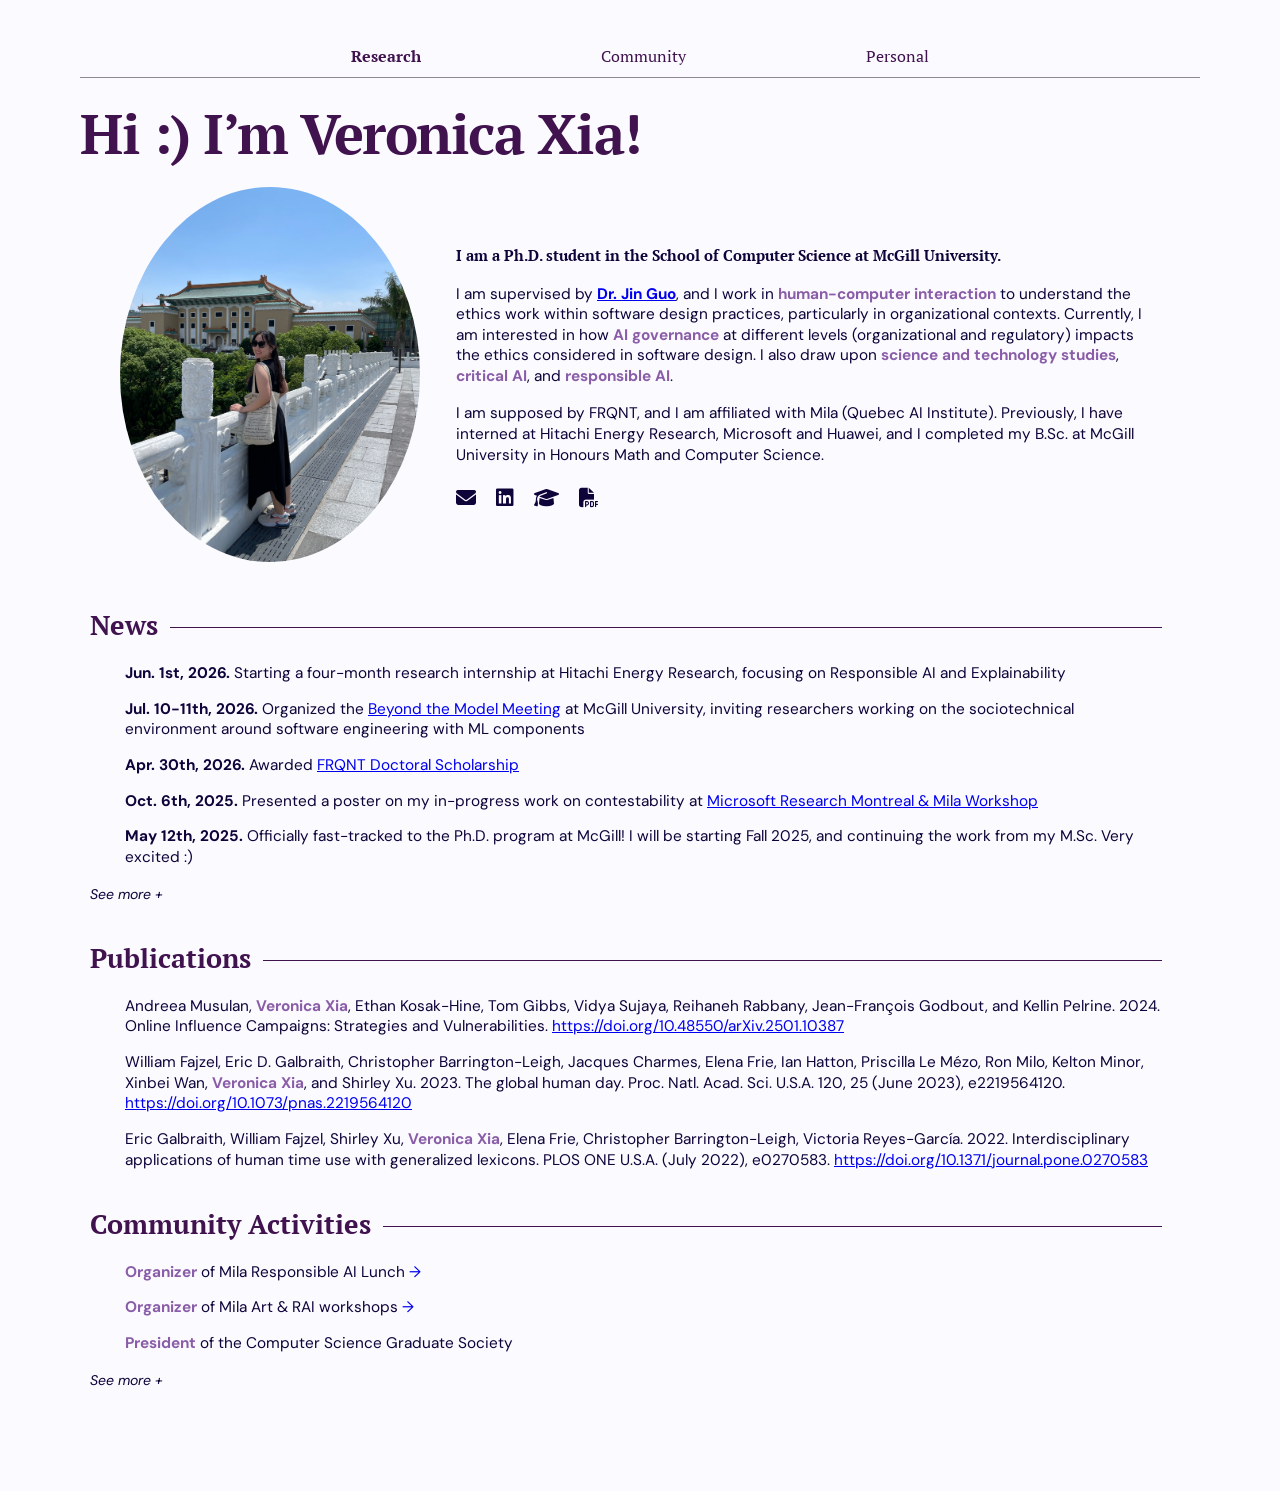
<file: index.html>
<!DOCTYPE html>
<html lang="en">
<head>
  <meta charset="UTF-8">
  <meta name="viewport" content="width=device-width, initial-scale=1.0">
  <title>Veronica Xia</title>
  <link rel="icon" type="image/png" href="./data/favicon.png">
  <link rel="stylesheet" href="style.css">
  <link rel="stylesheet" href="https://cdnjs.cloudflare.com/ajax/libs/font-awesome/6.7.2/css/all.min.css">
  <base target="_blank">
</head>
<body>
  <div class="page">
    <header class="navigation-line">
      <nav class="navigation">
      <a class="navigation-selected" href="index.html" target="_self">Research</a>
      <a href="community.html" target="_self">Community</a>
      <a href="personal.html" target="_self">Personal</a>
      </nav>
    </header>

    <main>
      <!-- Introduction -->
      <section class="intro">
        <h1 id="intro-title">Hi :) I’m Veronica Xia!</h1>
        <div class="intro-content">
          <img class="profile-photo" src="data/index/profile-photo.jpg">
          <div class="bio">
            <p class="bio-bold">I am a Ph.D. student in the School of Computer Science at McGill University.</p>
            <p>I am supervised by <span class="purple-text"><a href="https://www.cs.mcgill.ca/~jguo/">Dr. Jin Guo</a></span>, and I work in <span class="purple-text">human-computer interaction</span> to understand the ethics work within software design practices, particularly in organizational contexts. Currently, I am interested in how <span class="purple-text">AI governance</span> at different levels (organizational and regulatory) impacts the ethics considered in software design. I also draw upon <span class="purple-text">science and technology studies</span>,  <span class="purple-text">critical AI</span>, and  <span class="purple-text">responsible AI</span>.</p>
            <p>I am supposed by FRQNT, and I am affiliated with Mila (Quebec AI Institute). Previously, I have interned at Hitachi Energy Research, Microsoft and Huawei, and I completed my B.Sc. at McGill University in Honours Math and Computer Science.</p>
            <div class="social-links">
              <a href="mailto:veronica.xia@mail.mcgill.ca"><i class="fa-solid fa-envelope"></i></a>
              <a href="https://www.linkedin.com/in/veronicayx"><i class="fa-brands fa-linkedin"></i></a>
              <a href="https://scholar.google.ca/citations?user=LRMbqMIAAAAJ&hl=en"><i class="fa-solid fa-graduation-cap"></i></a>
              <a href="https://drive.google.com/file/d/1QotWp_2pmcUdh-Umr95PuF2S_OHMtBY3/view?usp=drive_link"><i class="fa-solid fa-file-pdf"></i></a>
            </div>
          </div>
        </div>
      </section>

      <!-- News -->
      <section class="content-section">
        <div class="section-heading">
          <h2>News</h2>
          <span class="heading-line"></span>
        </div>
        <ul class="section-list">
          <li><strong>Jun. 1st, 2026. </strong>Starting a four-month research internship at Hitachi Energy Research, focusing on Responsible AI and Explainability</li>
          <li><strong>Jul. 10-11th, 2026. </strong>Organized the <a href="https://beyond-the-model-meeting.github.io/">Beyond the Model Meeting</a> at McGill University, inviting researchers working on the sociotechnical environment around software engineering with ML components</li>
          <li><strong>Apr. 30th, 2026. </strong>Awarded <a href="https://frq.gouv.qc.ca/programme/bourses-de-doctorat-en-recherche-2026-2027-b2-volet-regulier-et-volet-reintegration-a-la-recherche/">FRQNT Doctoral Scholarship</a></li>
          <li><strong>Oct. 6th, 2025. </strong>Presented a poster on my in-progress work on contestability at <a href="https://www.microsoft.com/en-us/research/event/microsoft-research-montreal-mila-workshop/"">Microsoft Research Montreal & Mila Workshop</a></li>
          <li><strong>May 12th, 2025. </strong>Officially fast-tracked to the Ph.D. program at McGill! I will be starting Fall 2025, and continuing the work from my M.Sc. Very excited :)</li>
        </ul>
        <details class="section-list-expand">
          <summary>See more</summary>
          <ul class="section-list">
            <li><strong>May 4th-5th, 2025. </strong>Presented in-progress work on contestability at the <a href="https://beyond-the-model-meeting.github.io/">Beyond the Model Meeting</a> in Toronto, Canada</li>
            <li><strong>Apr 16th, 2025. </strong>Presented a poster about contestability in policy at the Dept. of Ethics, Equity, and Policy’s poster showcase. Poster can now be found near McConnell 226 :)</li>
            <li><strong>Apr 1st, 2025. </strong>Awarded <a href="https://nserc-crsng.canada.ca/en/funding-opportunity/canada-graduate-research-scholarship-masters-program#star2">NSERC Canadian Graduate Scholarship - Master’s</a></li>
            <li><strong>Dec 18th, 2024. </strong>Our preprint <a href="https://arxiv.org/abs/2501.10387">“Online Influence Campaigns: Strategies and Vulnerabilities”</a>, with the Complex Data Lab at McGill, is available on arXiv</a></li>
            <li><strong>Sep 1st, 2024. </strong>Started M.Sc. in Computer Science (Thesis) at McGill University</li>
            <li><strong>Aug. 15th, 2024. </strong>Selected for the <a href="https://www.mcgill.ca/equity-ethics-policy/experiential-learning-programs/research-2-impact-scholars">Research-to-Impact Scholars Program</a> (formerly the Graduate Award Program) organized by the Dept. of Ethics, Equity and Policy</li>
            <li><strong>Apr. 1st, 2024. </strong>Awarded <a href="https://nserc-crsng.canada.ca/en/funding-opportunity/undergraduate-student-research-awards">NSERC Science Undergraduate Research Award</a></li>
          </ul>
        </details>
      </section>

      <!-- Publications -->
      <section class="content-section">
        <div class="section-heading">
          <h2>Publications</h2>
          <span class="heading-line"></span>
        </div>
        <ul class="section-list">
          <li>Andreea Musulan, <span class="purple-text">Veronica Xia</span>, Ethan Kosak-Hine, Tom Gibbs, Vidya Sujaya, Reihaneh Rabbany, Jean-François Godbout, and Kellin Pelrine. 2024. Online Influence Campaigns: Strategies and Vulnerabilities. <a href="https://doi.org/10.48550/arXiv.2501.10387">https://doi.org/10.48550/arXiv.2501.10387</a></li>
          <li>William Fajzel, Eric D. Galbraith, Christopher Barrington-Leigh, Jacques Charmes, Elena Frie, Ian Hatton, Priscilla Le Mézo, Ron Milo, Kelton Minor, Xinbei Wan, <span class="purple-text">Veronica Xia</span>, and Shirley Xu. 2023. The global human day. Proc. Natl. Acad. Sci. U.S.A. 120, 25 (June 2023), e2219564120. <a href="https://doi.org/10.1073/pnas.2219564120">https://doi.org/10.1073/pnas.2219564120</a></li>
          <li>Eric Galbraith, William Fajzel, Shirley Xu, <span class="purple-text">Veronica Xia</span>, Elena Frie, Christopher Barrington-Leigh, Victoria Reyes-García. 2022. Interdisciplinary applications of human time use with generalized lexicons. PLOS ONE U.S.A. (July 2022), e0270583. <a href="https://doi.org/10.1371/journal.pone.0270583">https://doi.org/10.1371/journal.pone.0270583</a></li>
        </ul>
      </section>

      <!-- Community Activities -->
      <section class="content-section">
        <div class="section-heading">
          <h2>Community Activities</h2>
          <span class="heading-line"></span>
        </div>
        <ul class="section-list-no-underline">
          <li><span class="purple-text">Organizer</span> of Mila Responsible AI Lunch <a href="community.html#rai-lunches" target="_self"><span class="arrow">→</span></a></li>
          <li><span class="purple-text">Organizer</span> of Mila Art & RAI workshops <a href="community.html#art-rai-workshops" target="_self"><span class="arrow">→</span></a></li>
          <li><span class="purple-text">President</span> of the Computer Science Graduate Society</li>
        </ul>
         <details class="section-list-expand">
          <summary>See more</summary>
          <ul class="section-list-no-underline">
            <li><strong>2026. </strong><span class="purple-text">Organizer</span> of Beyond the Model Meeting 2026 <a href="https://beyond-the-model-meeting.github.io/"><span class="arrow">→</span></a></li>
            <li><strong>2024 - 2026. </strong><span class="purple-text">Member</span> of the Mila EDI Committee</li>
            <li><strong>2022 - 2025. </strong><span class="purple-text">Senior Advisor, President, and VP Events</span> of the McGill AI Society <a href="https://mcgillai.com/"><span class="arrow">→</span></a></li>
            <li><strong>2021 - 2023. </strong><span class="purple-text">President and VP Communications</span> of Girls Who Code McGill</li>
          </ul>
        </details>
      </section>

    </main>

  </div>

</body>
</html>
</file>
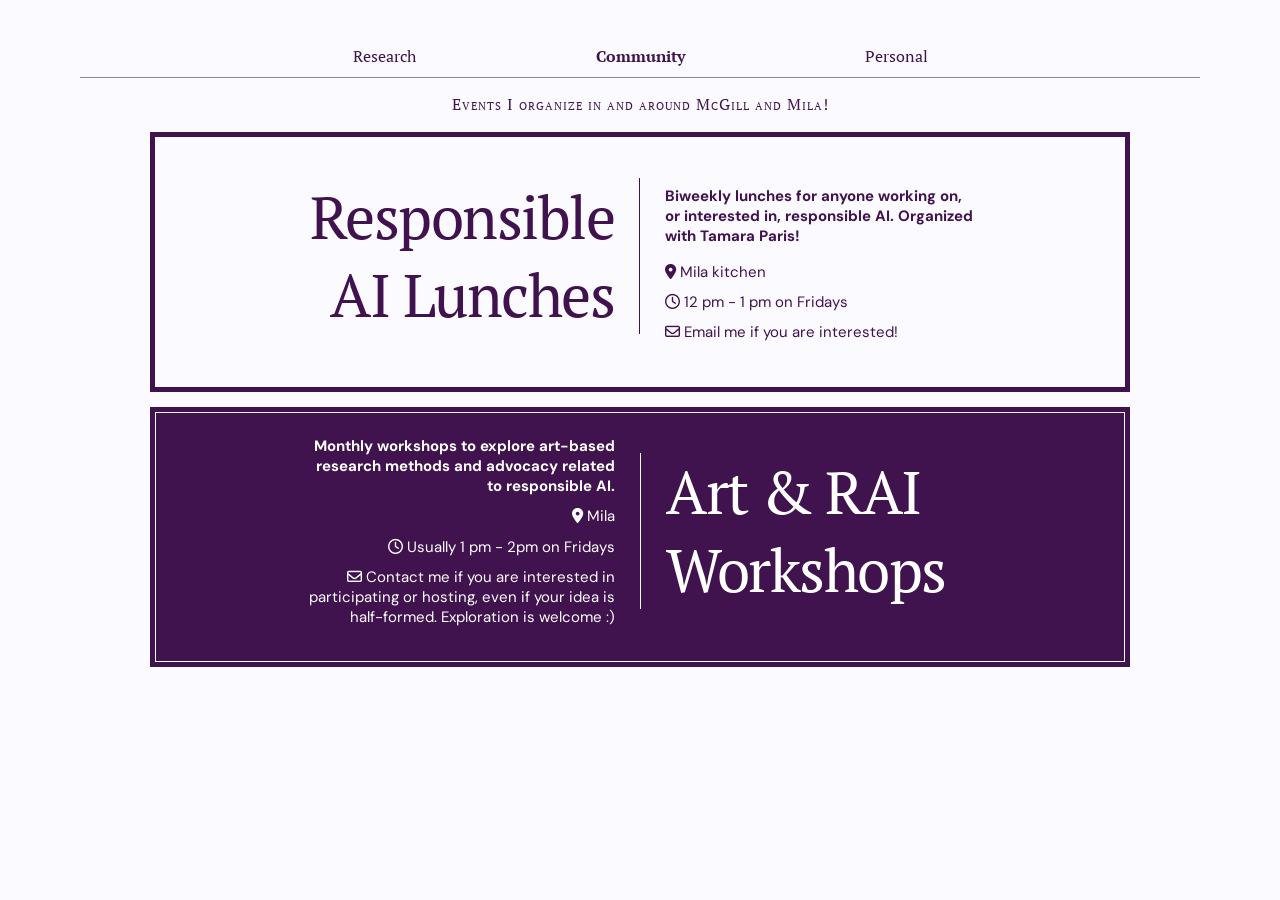
<file: community.html>
<!DOCTYPE html>
<html lang="en">
<head>
  <meta charset="UTF-8">
  <meta name="viewport" content="width=device-width, initial-scale=1.0">
  <title>Veronica Xia</title>
  <link rel="icon" type="image/png" href="./data/favicon.png">
  <link rel="stylesheet" href="style.css">
  <link rel="stylesheet" href="https://cdnjs.cloudflare.com/ajax/libs/font-awesome/6.7.2/css/all.min.css">
<body>

  <div class="page">
    <header class="navigation-line">
      <nav class="navigation">
      <a href="index.html" target="_self">Research</a>
      <a class="navigation-selected" href="community.html" target="_self">Community</a>
      <a href="personal.html" target="_self">Personal</a>
      </nav>
    </header>

    <p class="small-heading">
      Events I organize in and around McGill and Mila!
    </p>

    <!-- Responsible AI Lunches -->
    <section class="event-panel" id="rai-lunches">
      <div class="panel-header">
        <div class="event-title-1">
          <h1>Responsible<br>AI Lunches</h1>
        </div>

        <nav class="event-details-1">
          <p><strong>Biweekly lunches for anyone working on, or interested in, responsible AI. Organized with Tamara Paris!</strong></p>
          <a><i class="fa-solid fa-location-dot"></i> Mila kitchen</a>
          <a><i class="fa-regular fa-clock"></i> 12 pm - 1 pm on Fridays</a>
          <a><i class="fa-regular fa-envelope"></i> Email me if you are interested!</a>
        </nav>
      </div>
    </section>

    <!-- Art & RAI Workshops -->
    <details class="event-panel" id="art-rai workshops" close>
      <summary class="panel-header-clickable">
        <div class="event-details-2">
          <a><strong>Monthly workshops to explore art-based research methods and advocacy related to responsible AI.</strong></a>
          <a><i class="fa-solid fa-location-dot"></i> Mila</a>
          <a><i class="fa-regular fa-clock"></i> Usually 1 pm - 2pm on Fridays</a>
          <a><i class="fa-regular fa-envelope"></i> Contact me if you are interested in participating or hosting, even if your idea is half-formed. Exploration is welcome :)</a>
        </div>

        <div class="event-title-2">
          <h1>Art &amp; RAI<br>Workshops</h1>
        </div>
        
      </summary>

      <div class="individual-event-content">
        <article class="individual-event-item">
          <img src="data/community/ArtRAI-4.jpg">
          <div class="individual-event-description">
            <h2><strong>Unpacking Isolation: Art, AI, and Community Building</strong></h2>
            <p>A collage workshop and discussion exploring how the modern loneliness epidemic has been commodified, and how we can leverage community building and AI to forge meaningful human connection</p>
            <p><strong>Date: </strong>Nov. 13th, 2026</p>
            <p><strong>Organized by: </strong>Taïna Mueth</p>
          </div>
        </article>

        <article class="individual-event-item">
          <img src="data/community/ArtRAI-3.jpg"">
          <div class="individual-event-description">
            <h2><strong>language is material</strong></h2>
            <p>How does(n't) AI engage with the sounds and visual forms of language. Experimental translation workshop</p>
            <p><strong>Date: </strong>Oct. 2nd, 2026</p>
            <p><strong>Organized by: </strong>Shira Abramovich</p>
          </div>
        </article>

        <article class="individual-event-item">
          <div class="individual-event-description">
            <h2><strong>Artificial Connoisseur</strong></h2>
            <p>You will make a small art piece of your own, then join our art salon where AI holds court as the critic. We’ll discuss what happens when AI has the power to evaluate human meaning</p>
            <p><strong>Date: </strong>Aug. 21st, 2026</p>
            <p><strong>Organized by: </strong>Chong Hu</p>
          </div>
        </article>


        <article class="individual-event-item">
          <img src="data/community/ArtRAI-1.png">
          <div class="individual-event-description">
            <h2><strong>Extract the AI</strong></h2>
            <p>We will be writing blackout poetry to discuss the extractive practices of AI development.</p>
            <p><strong>Date: </strong>July 26th, 2026</p>
            <p><strong>Organized by: </strong>Veronica Xia</p>
          </div>
        </article>
      </div>
    </details>

  </div>
</body>
</html>
</file>
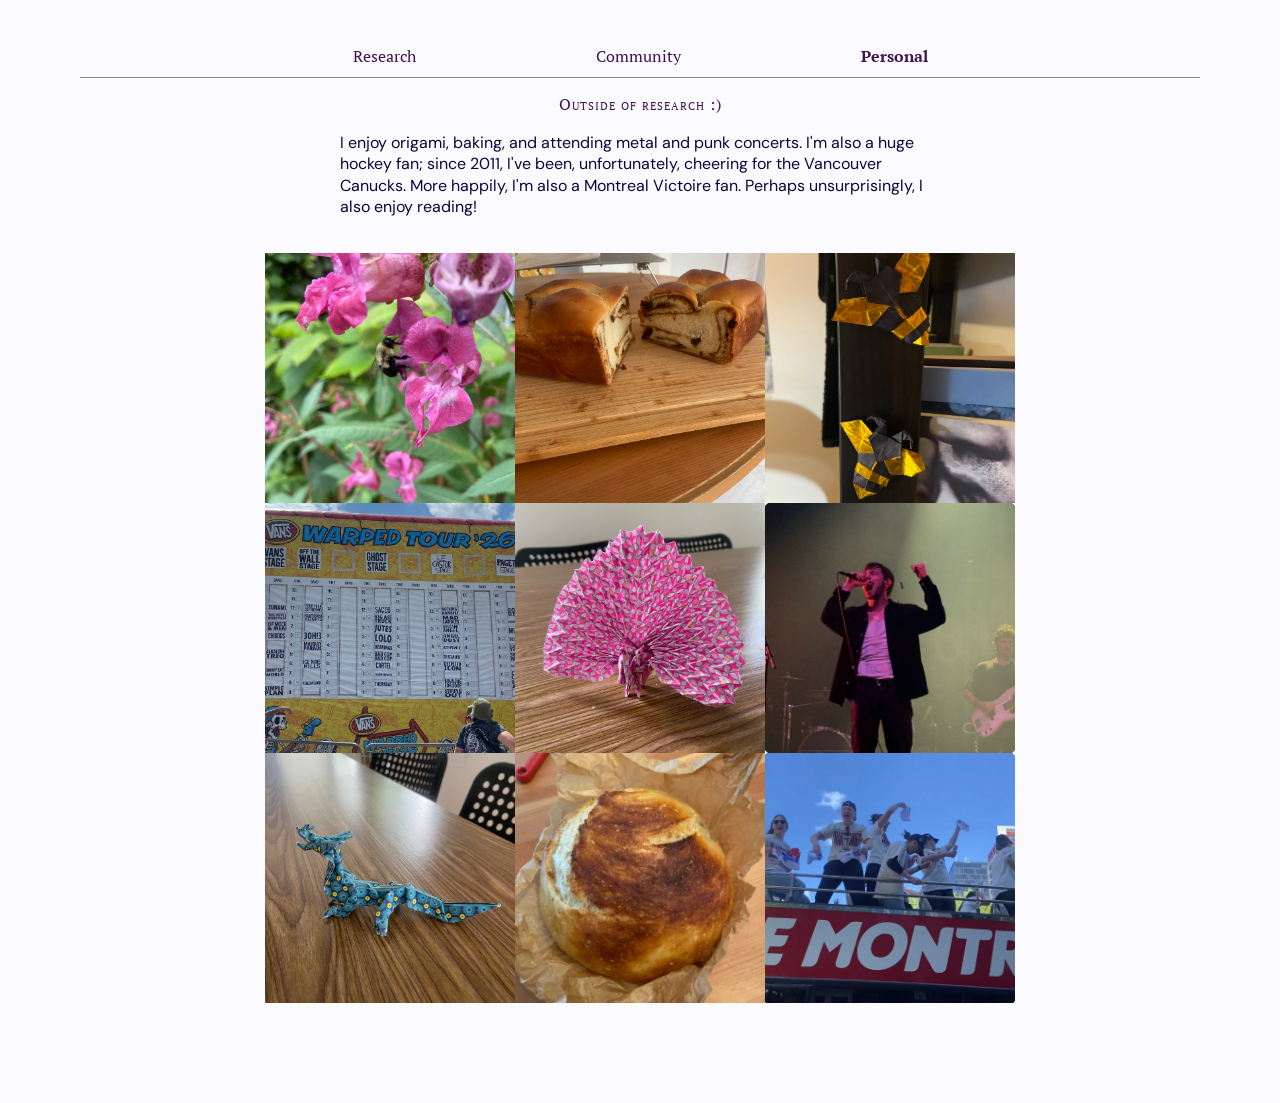
<file: personal.html>
<!DOCTYPE html>
<html lang="en">
<head>
  <meta charset="UTF-8">
  <meta name="viewport" content="width=device-width, initial-scale=1.0">
  <title>Veronica Xia</title>
  <link rel="icon" type="image/png" href="./data/favicon.png">
  <link rel="stylesheet" href="style.css">
</head>
<body>
  <div class="page">
    <header class="navigation-line">
      <nav class="navigation">
      <a href="index.html">Research</a>
      <a href="community.html">Community</a>
      <a class="navigation-selected" href="personal.html">Personal</a>
      </nav>
    </header>

    <p class="small-heading">
      Outside of research :)
    </p>

    <p class="description">
      I enjoy origami, baking, and attending metal and punk concerts. I'm also a huge hockey fan; since 2011, I've been, unfortunately, cheering for the Vancouver Canucks. More happily, I'm also a Montreal Victoire fan. Perhaps unsurprisingly, I also enjoy reading!
    </p>


    <div class="image-grid">
      <div class="flip-card">
          <div class="flip-card-inner">
            <div class="flip-card-front">
              <img src="data/personal/bee.jpg">
            </div>
            <div class="flip-card-back">
              <p>I also really like bees :)</p>
            </div>
          </div>
        </div>

      <div class="flip-card">
        <div class="flip-card-inner">
          <div class="flip-card-front">
            <img src="data/personal/cinnamon_raisin.jpg">
          </div>
          <div class="flip-card-back">
            <p>Cinnamon raisin milk bread! I also firmly believe that cinnamon raisin is the best cookie.</p>
          </div>
        </div>
      </div>

      <div class="flip-card">
        <div class="flip-card-inner">
          <div class="flip-card-front">
            <img src="data/personal/origami-bee.jpg">
          </div>
          <div class="flip-card-back">
            <p>Yes, I really like bees</p>
          </div>
        </div>
      </div>

      <div class="flip-card">
        <div class="flip-card-inner">
          <div class="flip-card-front">
            <img src="data/personal/warped-tour.jpg">
          </div>
          <div class="flip-card-back">
            <p>Warped Tour in Montreal, 2026</p>
          </div>
        </div>
      </div>

      <div class="flip-card">
        <div class="flip-card-inner">
          <div class="flip-card-front">
            <img src="data/personal/origami-peacock.jpg">
          </div>
          <div class="flip-card-back">
            <p>An origami peacock, designed by Jun Maekawa. I lost so many hours to folding the tail :(</p>
          </div>
        </div>
      </div>

        <div class="flip-card">
        <div class="flip-card-inner">
          <div class="flip-card-front">
            <img src="data/personal/grayscale.png">
          </div>
          <div class="flip-card-back">
            <p>Grayscale, one of my favourite bands <3 I've seen them open twice and have yet to see the actually headline.</p>
          </div>
        </div>
      </div>

      <div class="flip-card">
        <div class="flip-card-inner">
          <div class="flip-card-front">
            <img src="data/personal/origami-dragon.jpg">
          </div>
          <div class="flip-card-back">
            <p>Origami dragon, also designed by Jun Maekawa.</p>
          </div>
        </div>
      </div> 
      
      <div class="flip-card">
        <div class="flip-card-inner">
          <div class="flip-card-front">
            <img src="data/personal/sourdough-bread.png">
          </div>
          <div class="flip-card-back">
            <p>I have a sourdough starter and it's my favourite thing.</p>
          </div>
        </div>
      </div> 

      <div class="flip-card">
        <div class="flip-card-inner">
          <div class="flip-card-front">
            <img src="data/personal/montreal-victoire.png">
          </div>
          <div class="flip-card-back">
            <p>Walter Cup parade with the Montreal Victoire in 2026!</p>
          </div>
        </div>
    </div> 
  </div>
</body>
</html>
</file>
<file: style.css>
@import url('https://fonts.googleapis.com/css2?family=DM+Sans:wght@400;500;600;700&family=PT+Serif:wght@400;700&display=swap');


/* DEFINE COLOURS */
:root {
  --purple-extra-light: #fbfaff;
  --purple-dark: #40134f;
  --purple-medium: #895da7;
  --purple-light: #d1d2f9;
  --purple-extra-dark: #0e043a;
}

/* PAGE AS A WHOLE */
* {
  box-sizing: border-box;
}

body {
  margin: 0;
  background: var(--purple-extra-light);
  color: var(--purple-extra-dark);
  font-family: 'DM Sans', sans-serif;
  font-size: 16px;
  line-height: 1.35;
}

.page {
  width: min(100% - 72px, 1120px);
  margin: 0 auto;
  padding: 42px 0 100px;
}

/* NAVIGATION BAR */

.navigation {
  display: flex;
  justify-content: center;
  align-items: center;
  gap: clamp(48px, 17vw, 180px);
  min-height: 35px;
  padding: 0 0 5px;
  color: var(--purple-dark);
  font-family: 'PT Serif', serif;
  font-size: 16px;
}

/* Line */
.navigation-line {
  border-bottom: 1px solid #8f8993;
}

/* Bolded the current page */
.navigation-selected {
    font-weight: 700;
}

/* Remove underline for href */
.navigation a,
.navigation a:visited,
.navigation a:hover,
.navigation a:active {
  color: inherit;
  text-decoration: none;
}

/* INDEX */
.intro {
  margin-top: 24px;
}

/* Hi, I'm Veronica header */
h1 {
  color: var(--purple-dark);
  font-family: 'PT Serif', serif;
  font-weight: 700;
  margin: 0 0 12px;
  font-size: clamp(2.5rem, 6.4vw, 3.5rem);
  line-height: 1.12;
  letter-spacing: -1.5px;
}

/* Intro */
.intro-content {
  display: flex;
  align-items: center;
  gap: 36px;
  padding: 10px 40px;
}

.profile-photo {
  display: block;
  width: 50%;
  aspect-ratio: 0.80;
  object-fit: cover;
  object-position: center;
  border-radius: 50%;
  width: clamp(200px, 35%, 300px);
}

.bio {
  padding-top: 10px;
  line-height: 1.34;
  font-size: clamp(12px, 1.2vw, 15.5px);
}

.bio p {
  margin: 0 0 17px;
}

/* First bolded line in the intro */
.bio .bio-bold {
  font-family: 'PT Serif', serif;
  font-weight: 700;
  line-height: 1.25;
  margin-bottom: 18px;
  font-size: clamp(14px, 1.2vw, 17px);
}

/* For emphasis */
.purple-text {
  color: var(--purple-medium);
  font-weight: 700;
}

/* Icons for LinkedIn, Google Scholar, etc */
.social-links {
  display: flex;
  align-items: center;
  gap: 20px;
  margin-top: 20px;
}

.social-links a {
  color: inherit;
  text-decoration: none;
  font-size: 20px;
  transition: color 0.2s ease;
}

/* Sections (i.e., News, Publications, Community) */

.content-section {
  margin: 38px 38px 0 10px;
}

.section-heading {
  display: flex;
  align-items: center;
  gap: 12px;
  width: 100%;
}

.section-heading h2 {
  color: var(--purple-dark);
  font-family: 'PT Serif', serif;
  font-weight: 700;
  flex: 0 0 auto;
  margin: 0;
  font-size: 27px;
  line-height: 1.15;
}

.heading-line {
  height: 1px;
  flex: 1;
  background: var(--purple-dark);
  transform: translateY(2px);
}

/* List of items in each section */
.section-list {
  list-style: none;
  margin: 22px 0 0;
  padding: 0 0 0 35px;
}

.section-list li {
  margin: 0 0 15px;
  font-size: clamp(12px, 1.2vw, 15.5px);
}

/* Remove underline for href */
.section-list-no-underline {
  list-style: none;
  margin: 22px 0 0;
  padding: 0 0 0 35px;
}

.section-list-no-underline li {
  margin: 0 0 15px;
  font-size: clamp(12px, 1.2vw, 15.5px);
}

.section-list-no-underline a {
  text-decoration: none;
}

.section-list-no-underline a:hover {
  text-decoration: none;
}

/* Expand for more */
.section-list-expand {
  margin-top: 12px;
  text-align: left;
}

/* See more text */
.section-list-expand summary {
  display: inline-block;
  cursor: pointer;
  font-style: italic;
  color: inherit;
  list-style: none;
  font-size: clamp(11px, 1.2vw, 14px);
}

.section-list-expand summary::-webkit-details-marker {
  display: none;
}

.section-list-expand summary::after {
  content: " +";
}

.section-list-expand[open] summary::after {
  content: " −";
}

.section-list-expand .list {
  margin-top: 16px;
  padding-left: 35px;
  text-align: left;
}

/* To open another link in Community section */
.arrow {
  cursor: pointer;
  text-decoration: none;
}

/* COMMUNITY */

/* Small heading at the top */
.small-heading {
  text-align: center;
  color: var(--purple-dark);
  font-family: 'PT Serif', serif;
  font-variant: small-caps;
  letter-spacing: 1px;
}

/* Entire panel for each event */
.event-panel {
  border: 5px solid var(--purple-dark);
  margin: 15px 70px;
  background: white;
}

/* Main title area */
.panel-header {
  background: var(--purple-extra-light);
  color: var(--purple-dark);
  display: grid;
  grid-template-columns: 1fr 1fr;
  align-items: center;
  padding: 13px 8px;
  margin: 0;
  min-height: 250px;
}

/* Main title area, expandable version */
.panel-header-clickable {
  background: var(--purple-dark);
  color: white;
  display: grid;
  grid-template-columns: 1fr 1fr;
  align-items: center;
  padding: 13px 8px;
  margin: 0;
  min-height: 250px;
  box-shadow: inset 0 0 0 1px white;
  cursor: pointer;
}

/* event-title-1 and -2 are for every other event (alternating designs) */
.event-title-1 h1 {
  font-family: "PT Serif", Georgia, serif;
  font-size: 60px;
  color: var(--purple-dark);
  font-weight: 400;
  line-height: 1.3;
  padding-right: 25px;
  border-right: 1px solid var(--purple-dark);
  text-align: right;
}

.event-details-1 {
  padding-left: 25px;
  font-size: 15px;
  display: flex;
  flex-direction: column;
  flex-shrink: 0;
  width: 70%;
}

.event-details-1 a {
  display: block;
  margin-bottom: 10px;
}

.event-title-2 h1 {
  font-family: "PT Serif", Georgia, serif;
  font-size: 60px;
  color: white;
  font-weight: 400;
  line-height: 1.3;
  padding-left: 25px;
  border-left: 1px solid white;
}

.event-details-2 {
  padding-right: 25px;
  font-size: 15px;
  display: flex;
  flex-direction: column;
  flex-shrink: 0;
  text-align: right;
  width: 70%;
  margin-left: auto;
}

.event-details-2 a {
  display: block;
  margin-bottom: 10px;
}

/* More details (individual workshops) */
.individual-event-content {
  max-height: 360px;
  overflow-y: auto;
  padding: 24px 35px;
  border-top: 4px solid #400078;
}

/* Each workshop listing */
.individual-event-item {
  display: flex;
  align-items: center;
  gap: 23px;
  margin-bottom: 27px;
}

.individual-event-item:last-child {
  margin-bottom: 0;
}

.individual-event-item img {
  width: 140px;
  height: 120px;
  object-fit: cover;
  flex-shrink: 0;
}

.individual-event-description h2,
.individual-event-description p {
  margin: 0;
  font-family: "PT Serif", Georgia, serif;
  font-size: 16px;
  line-height: 1.3;
  font-weight: 400;
}

.individual-event-description h2 {
  color: var(--purple-dark);
}

/* PERSONAL */

/* Longer description */
.description {
    max-width: 600px;
    margin: 0 auto 35px;
}
/* Image grid */
.image-grid {
  display: grid;
  grid-template-columns: repeat(3, minmax(0, 1fr));
  max-width: 750px;
  margin: 0 auto;  
}

/* Each card */
.flip-card {
  background: transparent;
  aspect-ratio: 4 / 4;
  perspective: 1000px;
}

.flip-card-inner {
  position: relative;
  width: 100%;
  height: 100%;
  transition: transform 0.6s ease;
  transform-style: preserve-3d;
}

/* Flip on hover */
.flip-card:hover .flip-card-inner {
  transform: rotateY(180deg);
}

.flip-card-front,
.flip-card-back {
  position: absolute;
  inset: 0;
  width: 100%;
  height: 100%;
  backface-visibility: hidden;
  -webkit-backface-visibility: hidden;
  overflow: hidden;
}

/* Image on the front */
.flip-card-front img {
  width: 100%;
  height: 100%;
  object-fit: cover;
  display: block;
}

/* Text on the back */
.flip-card-back {
  background: var(--purple-dark);
  color: white;
  transform: rotateY(180deg);
  box-sizing: border-box;
  padding: 20px;
  display: flex;
  flex-direction: column;
  justify-content: center;
  align-items: center;
  text-align: center;
  overflow-y: auto;
}

.flip-card-back p {
  font-size: 14px;
  line-height: 1.6;
  margin: 0;
}

/* INDEX PAGE */
@media (max-width: 700px) {
  .page {
    width: min(100% - 36px, 560px);
    padding-top: 24px;
  }

  /* Navigation */
  .navigation {
    gap: 0;
    justify-content: space-around;
    font-size: 15px;
  }

  /* Introduction */
  .intro {
    margin-top: 24px;
  }

  h1 {
    font-size: clamp(2.2rem, 9vw, 3.2rem);
    letter-spacing: -1px;
  }

  .intro-content {
    flex-direction: column;
    align-items: center;
  }

  .profile-photo {
    width: 150px;
    height: auto;
    aspect-ratio: 1;
    margin: 0 auto 4px;
  }

  .bio {
    width: 100%;
    font-size: 15px;
  }

  .bio .bio-lead {
    font-size: 15px;
  }

  /* Sections */
  .content-section {
    margin: 56px 0 0;
  }

  .section-heading h2 {
    font-size: 25px;
  }

  .see-more {
    padding-right: 4%;
  }
}

/* COMMUNITY PAGE */
@media (max-width: 1000px) {
  /* General spacing */
  body {
    padding: 12px;
  }

  /* COMMUNITY */
  /* Event panels */
  .event-panel {
    margin: 15px 12px;
    margin-bottom: 20px;
    border-width: 3px;
  }

  .panel-header,
  .panel-header-clickable {
    display: flex;
    flex-direction: column;
    align-items: center;
    justify-content: center;
    gap: 16px;
    padding: 24px 16px;
    min-height: 0;
  }

  .panel-header h1,
  .panel-header h2 {
    font-size: clamp(29px, 7vw, 44px);
    line-height: 1.25;
  }

  /* Event titles */
  .event-title-1,
  .event-title-2 {
    position: relative;
    width: 100%;
    text-align: center;
  }

  .event-title-1 h1,
  .event-title-2 h1 {
    order: 1;
    font-size: 32px;
    line-height: 1.2;
    text-align: center;
    padding: 0;
    margin: 0;
    border: none;
  }

  /* Event details */
  .event-details-1,
  .event-details-2 {
    order: 2;
    width: 85%;
    padding: 16px 0 0;
    margin: 0;
    text-align: left;
    font-size: 14px;
    border-top: 1px solid currentColor;
  }

  .event-details-1 a,
  .event-details-2 a {
    margin-bottom: 10px;
  }

  /* Individual workshops */
  .individual-event-content {
    padding: 18px;
    max-height: 320px;
  }

  .individual-event-item {
    display: flex;
    flex-direction: column;
    align-items: flex-start;
    gap: 12px;
    margin-bottom: 27px;
  }

  .individual-event-item img {
    width: 100%;
    height: 180px;
    object-fit: cover;
  }

  .individual-event-description {
    width: 100%;
  }

  .individual-event-description h2,
  .individual-event-description p {
    font-size: 14px;
  }

  /* Image grid captions */
  .flip-card-back {
    padding: 8px;
  }

  .flip-card-back p {
    font-size: 8px;
    line-height: 1.3;
  }
}
</file>
